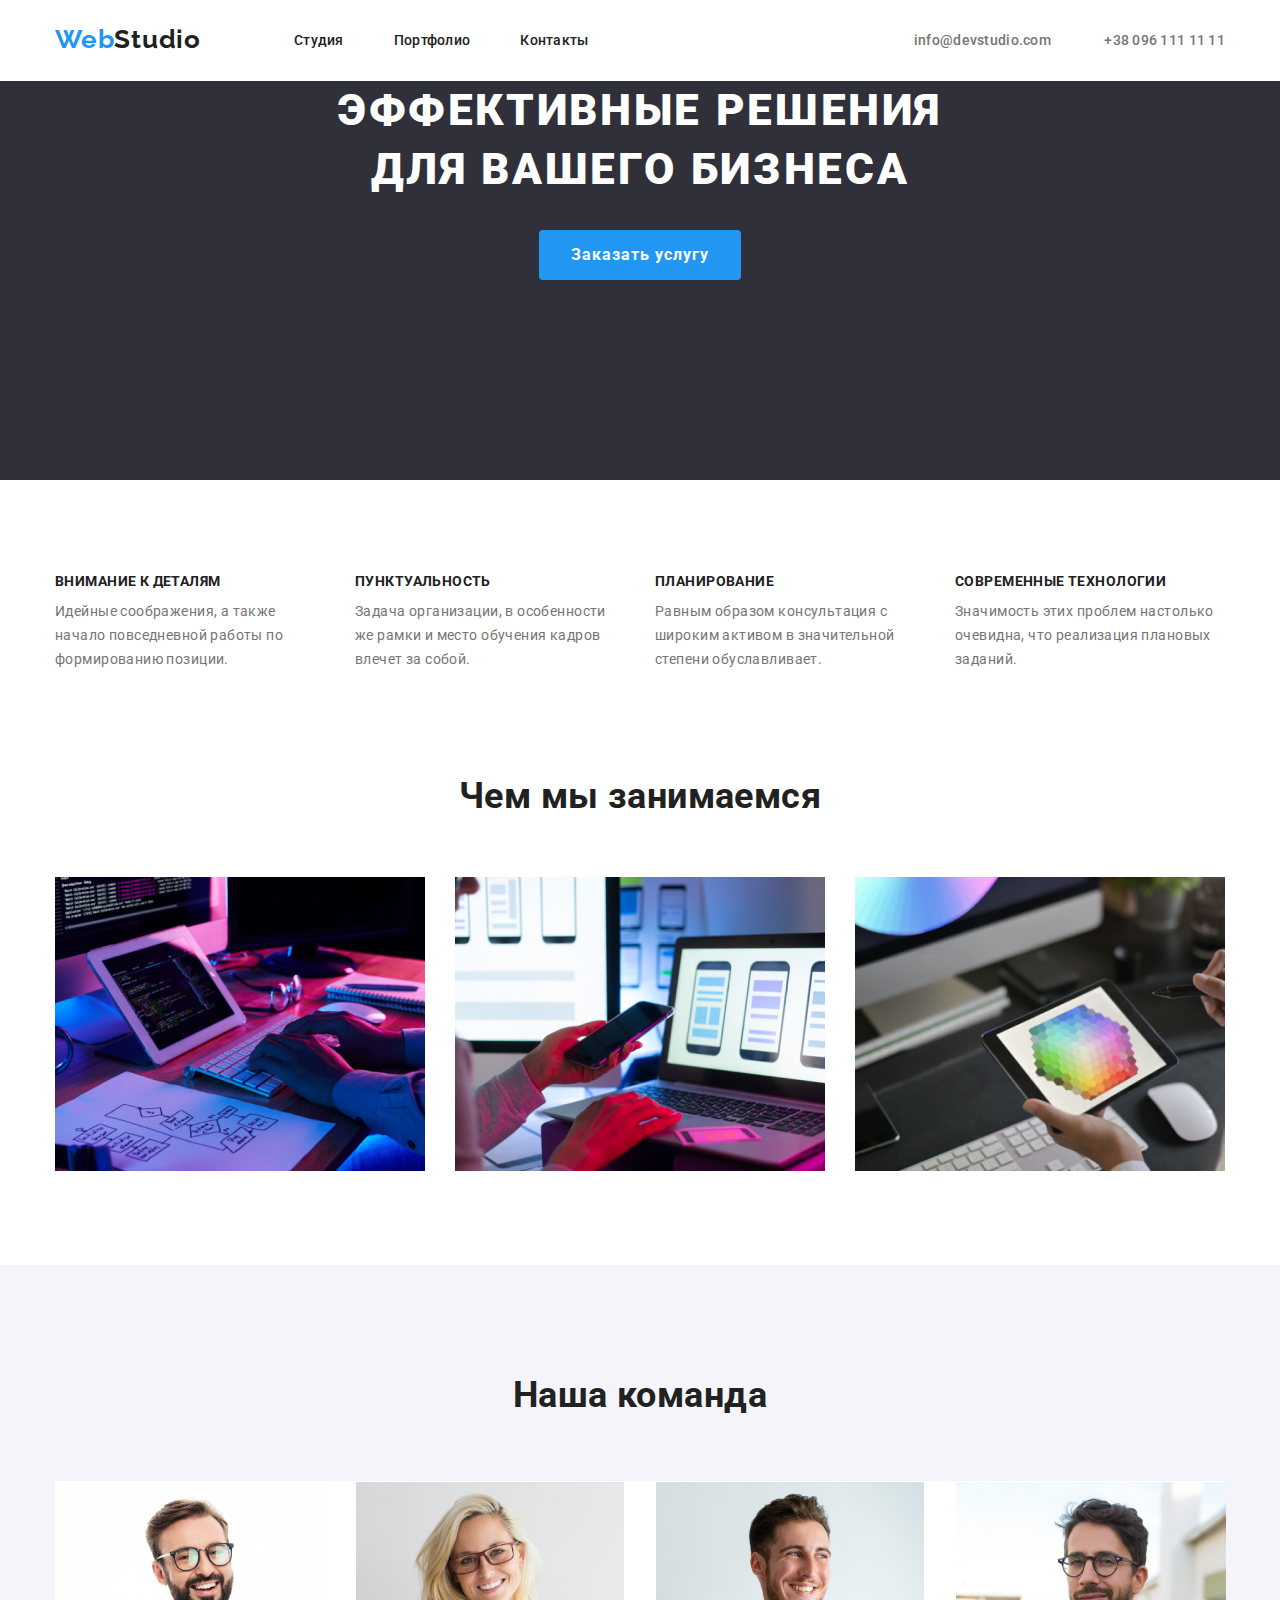
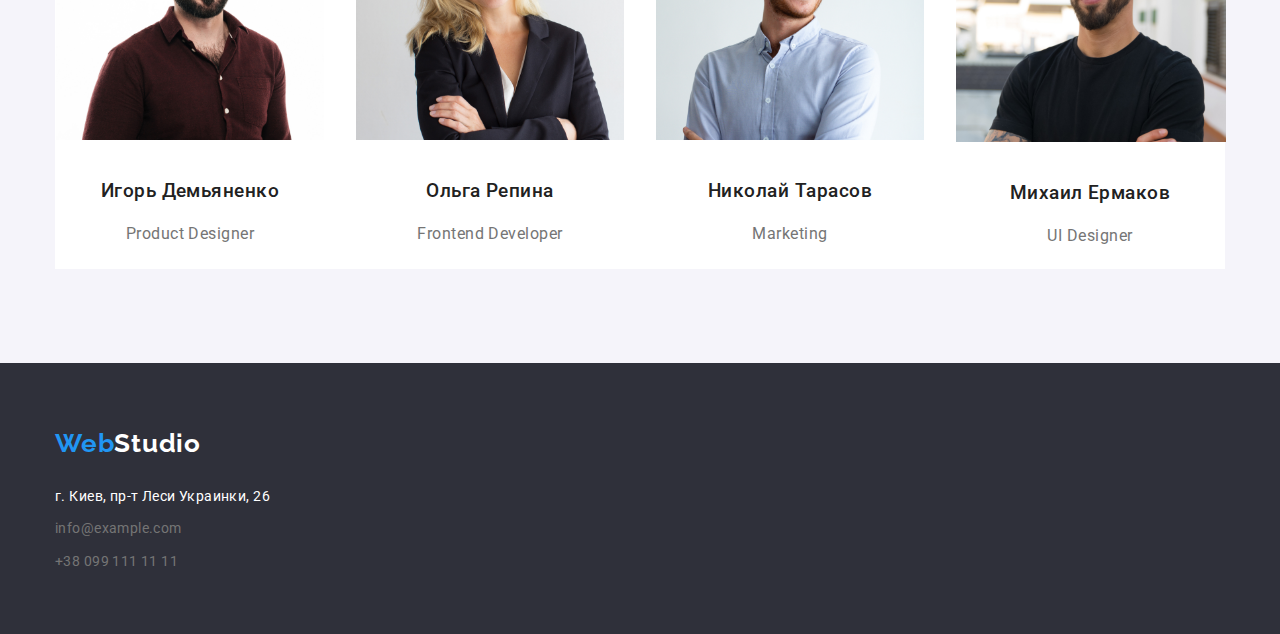
<file: index.html>
<!DOCTYPE html>
<html lang="ru">
<head>
    <meta charset="UTF-8">
    <meta name="viewport" content="width=device-width, initial-scale=1.0">
    <title>Document</title>
    <link
        href="https://fonts.googleapis.com/css2?family=Raleway:wght@700&family=Roboto:ital,wght@0,400;0,500;0,900;1,700&display=swap"
        rel="stylesheet">
    <link rel="preconnect" href="https://cdnjs.cloudflare.com/ajax/libs/modern-normalize/1.0.0/modern-normalize.min.css">
    
    <link rel="stylesheet" href="./css/style.css">
</head>
<body>
<!--Header-->
<header class="header">
    <div class="conteiner display-header">
        <a href="./index.html" class="link"><span class="web-logo">Web</span><span class="logo-header">Studio</span></a>
        <nav>
        <ul class="list site-nav">
            <li class="item">
                <a href="./index.html" class="nav-header  current link">Студия</a>
            </li>
            <li class="item">
                <a href="./portfolio.html" class="nav-header link">Портфолио</a>
            </li>
            <li class="item">
                <a href="./contacts.html" class="nav-header link">Контакты</a>
            </li>
        </ul>
    </nav>
    <address class="header-contacts">
        <a href="mailto:info@devstudio.com" class="adress-header link item">info@devstudio.com</a>
        <a href="tel:+380961111111" class="adress-header link item">+38 096 111 11 11</a>
    </address>
</div> 
</header>
<!--Main-->
<main>
    <section class="hero center">
        <div class="conteiner link">
        <h1 class="title">Эффективные решения для вашего бизнеса</h1>
        <a href="" class="hero-link link center">Заказать услугу</a>
    </div>
    </section>
        <section class="company section">
        <div class="conteiner">
        <h2 class="title-advantage visvally-hiden">преимущества компании</h2>
        <ul class="list display-advantage">
            <li class="adv-list">
                <h3 class="title-list">Внимание к деталям</h3>
                <p class="point">Идейные соображения, а также начало повседневной работы по формированию позиции.</p>
            </li>
            <li class="adv-list"> 
                <h3 class="title-list">Пунктуальность</h3>
                <p class="point">Задача организации, в особенности же рамки и место обучения кадров влечет за собой.</p>
            </li>
            <li class="adv-list">
                <h3 class="title-list">Планирование</h3>
                <p class="point">Равным образом консультация с широким активом в значительной степени обуславливает.</p>
            </li>
            <li class="adv-list">
                <h3 class="title-list">Современные технологии</h3>
                <p class="point">Значимость этих проблем настолько очевидна, что реализация плановых заданий.</p>
            </li>
        </ul>
    </div>
    </section>

<section class="work section">
    <div class="conteiner">
        <h2 class="center title-advantage">Чем мы занимаемся</h2>
        <ul class="list display-work">
            <li>
                <a href="">
                    <img src="./images/img1.jpg"  alt="человек печатает на ноутбуке"  width="100%">
                </a>
            </li>
            <li>
                <a href="">
                    <img src="./images/img2.jpg" alt="девушка  использует  телефон при работе с ноутбуком" width="100%">
                </a>
            </li>
            <li>
                <a href="">
                    <img src="./images/img3.jpg" alt="используется планшет для рисования" width="100%">
                </a>
            </li>
        </ul>
    </div>
    </section>
    <section class="team center section">
        <div class="conteiner">
        <h2 class="title-advantage center">Наша команда</h2>
        <ul class="list display-team">
            <li class="photo-team">
                <img src="./images/foto-product-designer.jpg" alt="специалист по дизайну продукта" width="100%">
                <h3 class="team-list">Игорь Демьяненко</h3>
                <p lang="en">Product Designer</p>
            </li>
            <li class="photo-team">
                <img src="./images/foto-frontend-developer.jpg" alt="специалист фронтент разработки" width="100%">
                <h3 class="team-list">Ольга Репина</h3>
                <p lang="en">Frontend Developer</p>
            </li>
            <li class="photo-team">
                <img src="./images/foto-marketing.jpg" alt="маркетолог" width="100%">
                <h3 class="team-list">Николай Тарасов</h3>
                <p lang="en">Marketing</p>
            </li>
            <li class="photo-team">
                <img src="./images/foto-ui-designer.jpg" alt="специалист по дизайну интерфейса" width="270">
                <h3 class="team-list">Михаил Ермаков</h3>
                <p lang="en">UI Designer</p>
            </li>
        </ul>
        </div>
    </section>
</main>
<!--Footer-->
<footer class="footer">
    <div class="conteiner">
    <div class="logotype">
        <a href="./index.html" class="link"><span class="web-logo link">Web</span><span class="logo-footer">Studio</span></a>
    </div>
    <address class="link contacts">
        <p class="link footer-addres">г. Киев, пр-т Леси Украинки, 26</p>
        <ul class="list footer-contacts">
            <li class="footer-list">
<a href="mielto:info@example.com" class="link">info@example.com</a>
            </li>
            <li class="footer-list">
                <a href="tel:+380991111111" class="link">+38 099 111 11 11</a>
            </li>
        </ul>
    </address>
</div>
</footer>
</body>
</html>
</file>
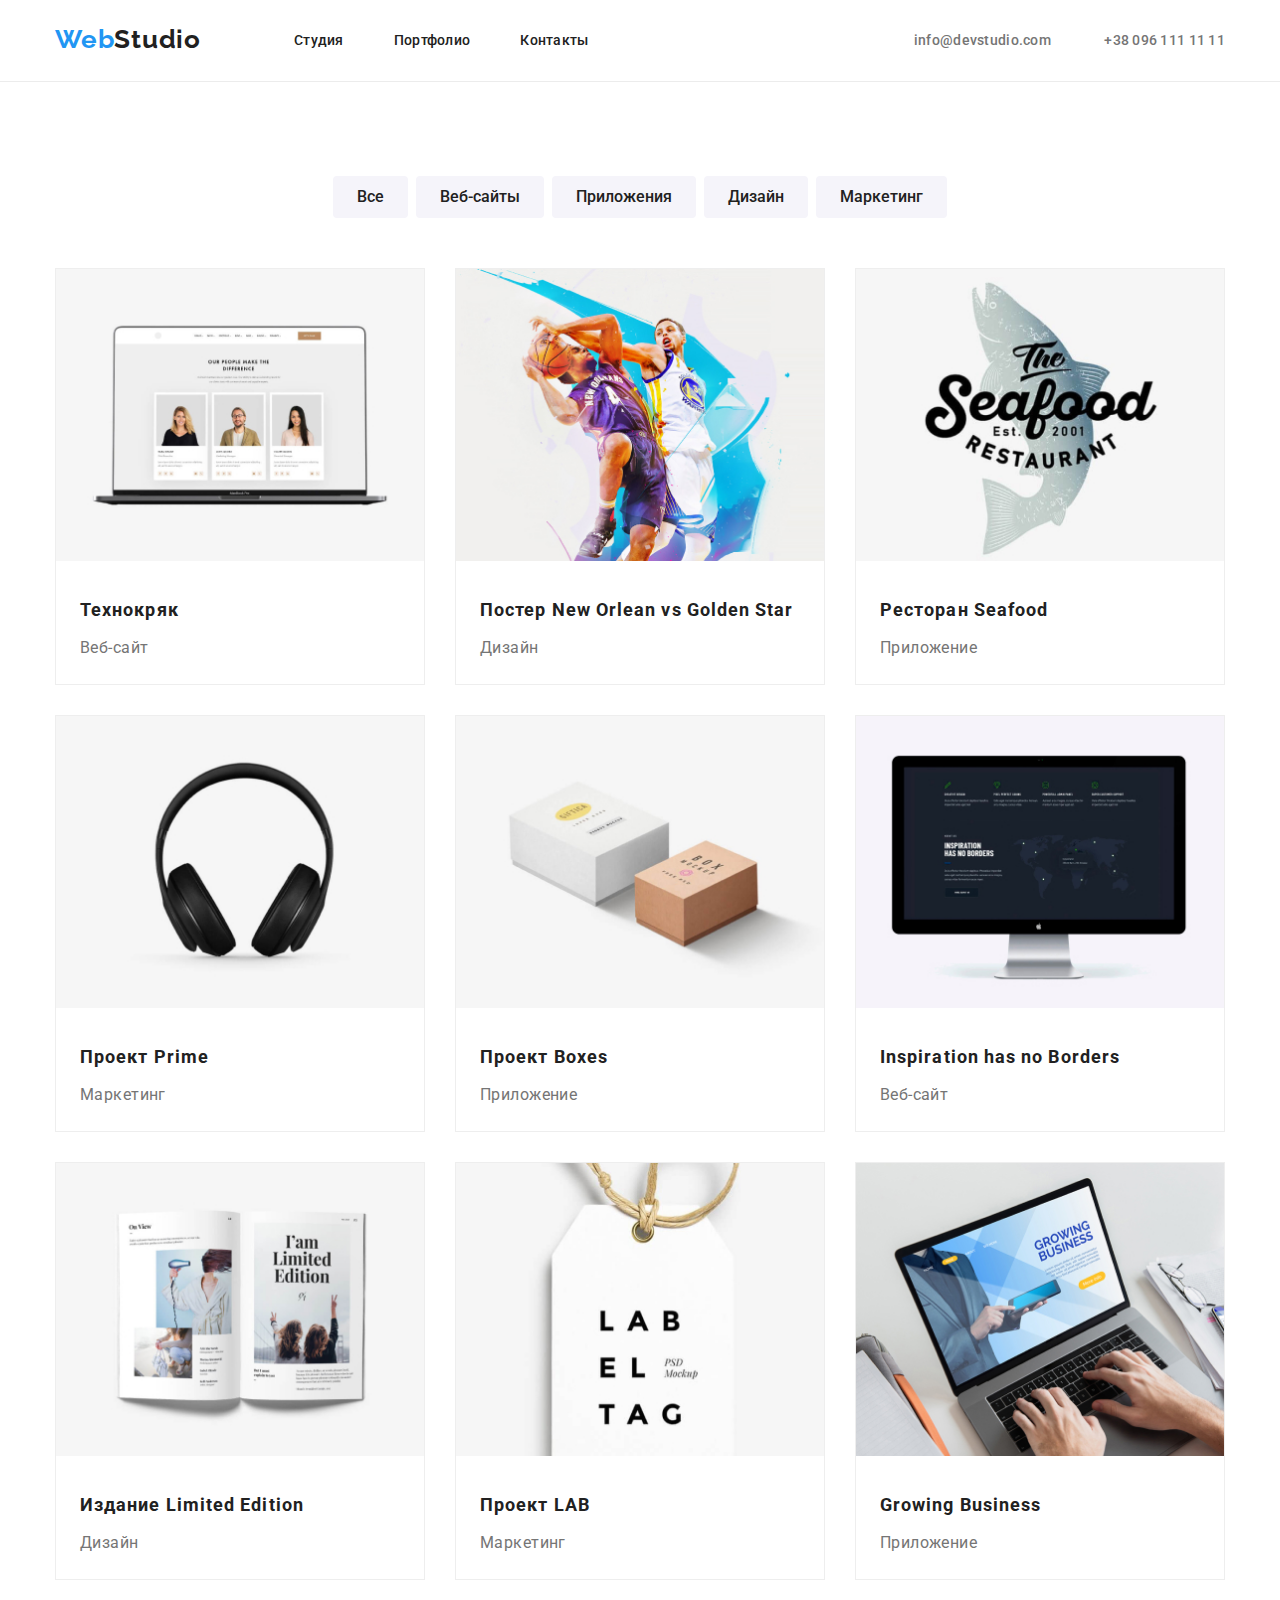
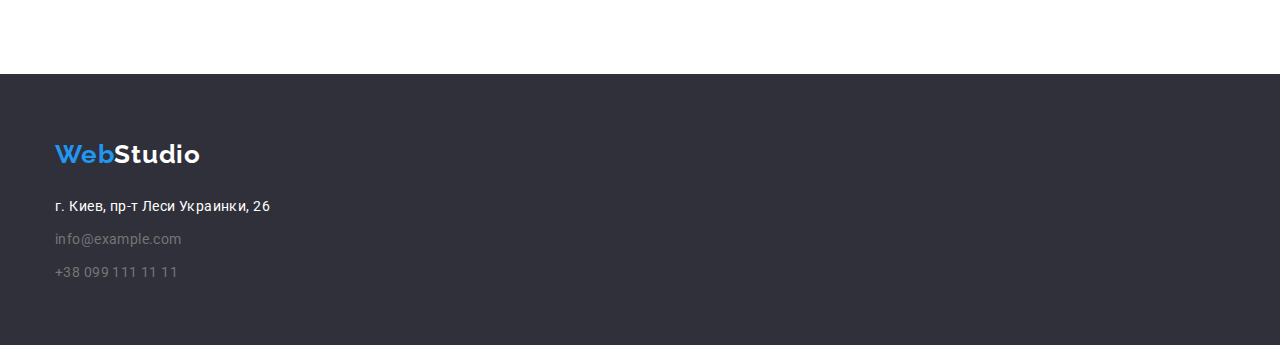
<file: portfolio.html>
<!DOCTYPE html>
<html lang="ru">

<head>
    <meta charset="UTF-8">
    <meta name="viewport" content="width=device-width, initial-scale=1.0">
    <title>Document</title>
    <link
        href="https://fonts.googleapis.com/css2?family=Raleway:wght@700&family=Roboto:ital,wght@0,400;0,500;0,900;1,700&display=swap"
        rel="stylesheet">
    <link rel="preconnect"
        href="https://cdnjs.cloudflare.com/ajax/libs/modern-normalize/1.0.0/modern-normalize.min.css">

    <link rel="stylesheet" href="./css/style.css">
</head>

<body>
    <!--Header-->
<header class="header header-portfolio">
    <div class="conteiner display-header">
        <a href="./index.html" class="link"><span class="web-logo">Web</span><span class="logo-header">Studio</span></a>
        <nav>
            <ul class="list site-nav">
                <li class="item">
                    <a href="./index.html" class="nav-header link">Студия</a>
                </li>
                <li class="item">
                    <a href="./portfolio.html" class="nav-header current  link">Портфолио</a>
                </li>
                <li class="item">
                    <a href="./contacts.html" class="nav-header link">Контакты</a>
                </li>
            </ul>
        </nav>
        <address class="header-contacts">
            <a href="mailto:info@devstudio.com" class="adress-header link item">info@devstudio.com</a>
            <a href="tel:+380961111111" class="adress-header link item">+38 096 111 11 11</a>
        </address>
    </div>
</header>
    <!--Main-->
    <main class="portfolio">
        <h1 class="visvally-hiden">Страница портфолио</h1> <!--не отображается-->        
      <section class="section">
        <h2 class="visvally-hiden">Cектор фильтра</h2> <!--не отображается-->
        <div class="conteiner filter">
            <ul class="list buttons">
                <li class="button-list">
                    <button type="button" class="button-portfolio">Все</button>
                </li>
                <li class="button-list">
                    <button type="button" class="button-portfolio">Веб-сайты</button>
                </li>
                <li  class="button-list">
                    <button type="button" class="button-portfolio">Приложения</button>
                </li>
                <li class="button-list">
                    <button type="button" class="button-portfolio">Дизайн</button>
                </li>
                <li class="button-list">
                    <button type="button" class="button-portfolio">Маркетинг</button>
                </li>
            </ul>
            <ul class="works-portfolio list">
                <li class="item-portfolio">
                    <img class="photo" src="./images/techno-pig.jpg" alt="Открытый ноутбук, на экране которого страница команды" width="100%">
                    <div class="box-card">
                        <h3 class="title-portfolio">Технокряк</h3>
                        <p class="point">Веб-сайт</p>
                    </div>
                </li>
                <li class="item-portfolio">
                    <img class="photo" src="./images/poster-new-orlean-vs-golden-star.jpg" alt="Два боскедболиста" width="100%">
                    <div class="box-card">
                        <h3 class="title-portfolio">Постер <span lang="en">New Orlean vs Golden Star</span></h3>
                        <p class="point">Дизайн</p>
                    </div>
                </li>
                <li class="item-portfolio">
                    <img class="photo" src="./images/restaurant-seafood.jpg" alt="Эмблема рыбного ресторана" width="100%">
                    <div class="box-card">
                        <h3 class="title-portfolio">Ресторан <span lang="en">Seafood</span></h3>
                        <p class="point">Приложение</p>
                    </div>
                </li>
                <li class="item-portfolio">
                    <img class="photo" src="./images/project-prime.jpg" alt="Безпроводные наушники"  width="100%">
                    <div class="box-card">
                        <h3 class="title-portfolio">Проект <span lang="en">Prime</span></h3>
                        <p class="point">Маркетинг</p>
                    </div>
                </li>
                <li class="item-portfolio">
                    <img class="photo" src="./images/project-boxes.jpg" alt="Две коробки"  width="100%">
                <div class="box-card">
                    <h3 class="title-portfolio">Проект <span lang="en">Boxes</span></h3>
                    <p class="point">Приложение</p>
                </div>                             
                </li>
                <li class="item-portfolio">
                    <img class="photo" src="./images/inspiration-has-no-borders.jpg" alt="Монитор"  width="100%">
                    <div class="box-card">
                        <h3 class="title-portfolio"><span lang="en">Inspiration has no Borders</span></h3>
                        <p class="point">Веб-сайт</p>
                    </div>
                </li>
                <li class="item-portfolio">
                    <img class="photo" src="./images/limited-edition.jpg" alt="Переодическое издание"  width="100%">
                    <div class="box-card">
                        <h3 class="title-portfolio">Издание <span lang="en">Limited Edition</span></h3>
                        <p class="point">Дизайн</p>
                    </div>
                </li>
                <li class="item-portfolio">
                    <img class="photo" src="./images/project-lab.jpg" alt="Бейдж с логотипом"  width="100%">
                    <div class="box-card">
                        <h3 class="title-portfolio">Проект <span lang="en">LAB</span></h3>
                        <p class="point">Маркетинг</p>
                    </div>
                </li>
                <li class="item-portfolio">
                    <img class="photo" src="./images/growing-business.jpg" alt="Работа в сайте за ноутбуком"  width="100%">
                    <div class="box-card">
                        <h3 class="title-portfolio"><span lang="">Growing Business</span></h3>
                        <p class="point">Приложение</p>
                    </div>
                </li>
            </ul>
        </div>
      </section>
    </main>
    <!--Footer-->
<footer class="footer">
    <div class="conteiner">
    <div class="logotype">
        <a href="./index.html" class="link"><span class="web-logo link">Web</span><span class="logo-footer">Studio</span></a>
    </div>
    <address class="link contacts">
        <p class="link footer-addres">г. Киев, пр-т Леси Украинки, 26</p>
        <ul class="list footer-contacts">
            <li class="footer-list">
<a href="mielto:info@example.com" class="link">info@example.com</a>
            </li>
            <li class="footer-list">
                <a href="tel:+380991111111" class="link">+38 099 111 11 11</a>
            </li>
        </ul>
    </address>
</div>
</footer>
</body>

</html>
</file>
<file: css/style.css>
html {
  box-sizing: border-box;
}

*,
*::before,
*::after {
  box-sizing: inherit;
}

:root {
  --primari-title: #212121;
  --second-title: #ffffff;
  --backgroung-white: #ffffff;
  --primari-background: #e5e5e5;
  --second-background: #f5f4fa;
  --acccent-color: #2196f3;
  --text-color: #757575;
  --footer-contacts-color: rgba(255, 255, 255, 0.6);
  --dark-background: #2f303a;
  --border-color-card: #eeeeee;
  --border-header: #ececec;
}

/* Сброс стилей и основные стили*/
.link {
  text-decoration: none;
  color: inherit;
  font-style: normal;
}

.list {
  list-style: none;
  margin-top: 0;
  margin-bottom: 0;
  padding-left: 0;
}

body {
  font-family: Roboto, sans-serif;
  font-size: 14px;
  font-weight: 400;
  line-height: 1.7;
  letter-spacing: 0.03em;

  /* background-color: var(--primari-background); */
  color: var(--text-color);

  margin: 0;
}

.center {
  text-align: center;
}

.current {
  color: var(--acccent-color);
}

.section {
  padding-top: 94px;
  padding-bottom: 94px;
}

.section:nth-last-child(3) {
  padding-bottom: 0;
}

.conteiner {
  width: 1200px;
  padding-left: 15px;
  padding-right: 15px;
  margin-left: auto;
  margin-right: auto;
}

/* Визуально скрытый элемент */
.visvally-hiden {
  position: absolute;
  clip: rect(0 0 0 0);
  width: 1px;
  height: 1px;
  margin: 0;
}

/* Logo  */
.web-logo {
  color: var(--acccent-color);
}

.logo-header {
  color: var(--primari-title);
  margin-right: 93px;
}

.logo-footer {
  color: var(--second-title);
}

.web-logo,
.logo-header,
.logo-footer {
  font-family: "Raleway", sans-serif;
  font-weight: 700;
  font-size: 26px;
  line-height: 1.6;
  letter-spacing: 0.03em;
}

/* header */
.header {
  background-color: var(--backgroung-white);
}

.nav-header {
  display: block;
  padding-top: 32px;
  padding-bottom: 32px;
}

.site-nav {
  display: flex;
}

.display-header .item:not(:nth-last-child(1)) {
  margin-right: 50px;
}

.display-header {
  display: flex;
  align-items: center;

  font-weight: 500;
  line-height: 1.18;
  letter-spacing: 0.02em;
}

.nav-header:hover,
.nav-header:focus {
  color: var(--acccent-color);
}

.nav-header {
  color: var(--primari-title);
}

.adress-header {
  padding-top: 32px;
  padding-bottom: 32px;
}

.adress-header:hover,
.adress-header:focus {
  color: var(--acccent-color);
}

.header-contacts {
  margin-left: auto;
}

/* footer */
.footer {
  background-color: var(--dark-background);
  padding: 60px 0;
}

.logotype {
  margin-bottom: 20px;
}

.contacts {
  display: block;
  width: 231px;
}

.footer-addres {
  display: flex;
  margin-top: 0;
  color: var(--second-title);
  margin-bottom: 9px;
}

.footer-list:not(:last-child) {
  display: block;
  margin-bottom: 9px;
}

/* Герой */
.hero {
  background-color: var(--dark-background);
  color: var(--second-title);
}

.title {
  font-weight: 900;
  font-size: 44px;
  line-height: 1.36;
  letter-spacing: 0.06em;
  text-transform: uppercase;

  width: 696px;
  margin-left: auto;
  margin-right: auto;
  margin-top: 0;
  margin-bottom: 30px;
}

.hero-link {
  font-size: 16px;
  font-weight: 700;
  line-height: 1.88;
  text-align: center;
  letter-spacing: 0.06em;

  color: var(--second-title);
  background-color: var(--acccent-color);

  display: inline-block;
  flex-basis: 200px;
  border: 0 solid transparent;
  border-radius: 4px;
  padding: 10px 32px;
  margin-bottom: 200px;
}

/*  преимуществa компании*/
.title-advantage,
.title-list {
  color: var(--primari-title);
}

.title-advantage {
  font-size: 36px;
  font-weight: 700;

  color: var(--primari-title);
  margin-top: 0;
  margin-bottom: 50px;
}

.display-advantage {
  display: flex;
  justify-content: space-around;
}

.adv-list {
  width: calc((100% - 90px) / 4);
}

.adv-list:not(:nth-last-child(-n + 1)) {
  margin-right: 30px;
}

.title-list {
  font-weight: 700;
  font-size: 14px;
  line-height: 1.14;
  letter-spacing: 0.03em;
  text-transform: uppercase;

  margin-top: 0;
  margin-bottom: 10px;
}

.company .point {
  line-height: 1.7;

  margin-top: 0;
  margin-bottom: 0;
}

/* Works */
.display-work {
  display: flex;
  justify-content: space-between;
}

.display-work li {
  width: calc((100% - 60px)/3);
}

.team {
  font-size: 16px;
  line-height: 2;
  letter-spacing: 0.03em;

  background-color: var(--second-background);
}

.team-list {
  font-weight: 500;
  line-height: 1.14;

  color: var(--primari-title);

  margin-top: 0;
  margin-bottom: 10px;
}

.display-team {
  display: flex;
  background-color: var(--backgroung-white);
  justify-content: space-between;
}

.display-team > .photo-team {
  background-color: var(--backgroung-white);
  border: 1px solid transparent;
  width: calc((100% - 90px)/4);
}

.team img {
  margin-bottom: 30px;
}

.display-work a {
  display: flex;
  padding-bottom: 0;
}

.team .point {
  margin-top: 0;
  margin-bottom: 30px;
}

/* Страница пoртфолио */
/* кнопки */
.buttons {
  display: flex;
  justify-content: center;
  margin-bottom: 50px;
}

.filter {
  display: block;
}

.button-portfolio {
  display: block;
  font-family: Roboto, sans-serif;

  font-size: 16px;
  font-weight: 500;
  line-height: 1.63;

  background-color: var(--second-background);
  color: var(--primari-title);

  border: 2px solid transparent;
  padding: 6px 22px;
  border-radius: 4px;
  border-radius: 4px;
  margin-bottom: 0;

  cursor: pointer;
}

.button-list:not(:nth-last-child(1)) {
  margin-right: 8px;
}

.button-portfolio:hover,
.button-portfolio:focus {
  background-color: var(--acccent-color);
  color: var(--second-title);

  padding: 6px 22px;
  border: 1px solis transparent;
  border-radius: 4px;
}

/* работы портфолио */
.header-portfolio {
  border-bottom: 1px solid var(--border-header);
}

.works-portfolio {
  font-size: 16px;
  line-height: 2;

  display: flex;
  flex-wrap: wrap;

  background-color: var(--backgroung-white);
  border: 0;
}

.item-portfolio {
  border: 1px solid var(--border-color-card);
  max-width: calc((100% - 60px) / 3);
}

.item-portfolio:not(:nth-last-child(-n + 3)) {
  margin-bottom: 30px;
}

.item-portfolio:not(:nth-child(3n)) {
  margin-right: 30px;
}

.box-card {
  padding: 20px 24px;
}

.box-card .point {
  display: block;
  margin-top: 0;
  margin-bottom: 0;
}

.title-portfolio {
  font-size: 18px;
  font-weight: 700;
  letter-spacing: 0.06em;

  color: var(--primari-title);
  margin-top: 0;
  margin-bottom: 4px;
}
</file>
